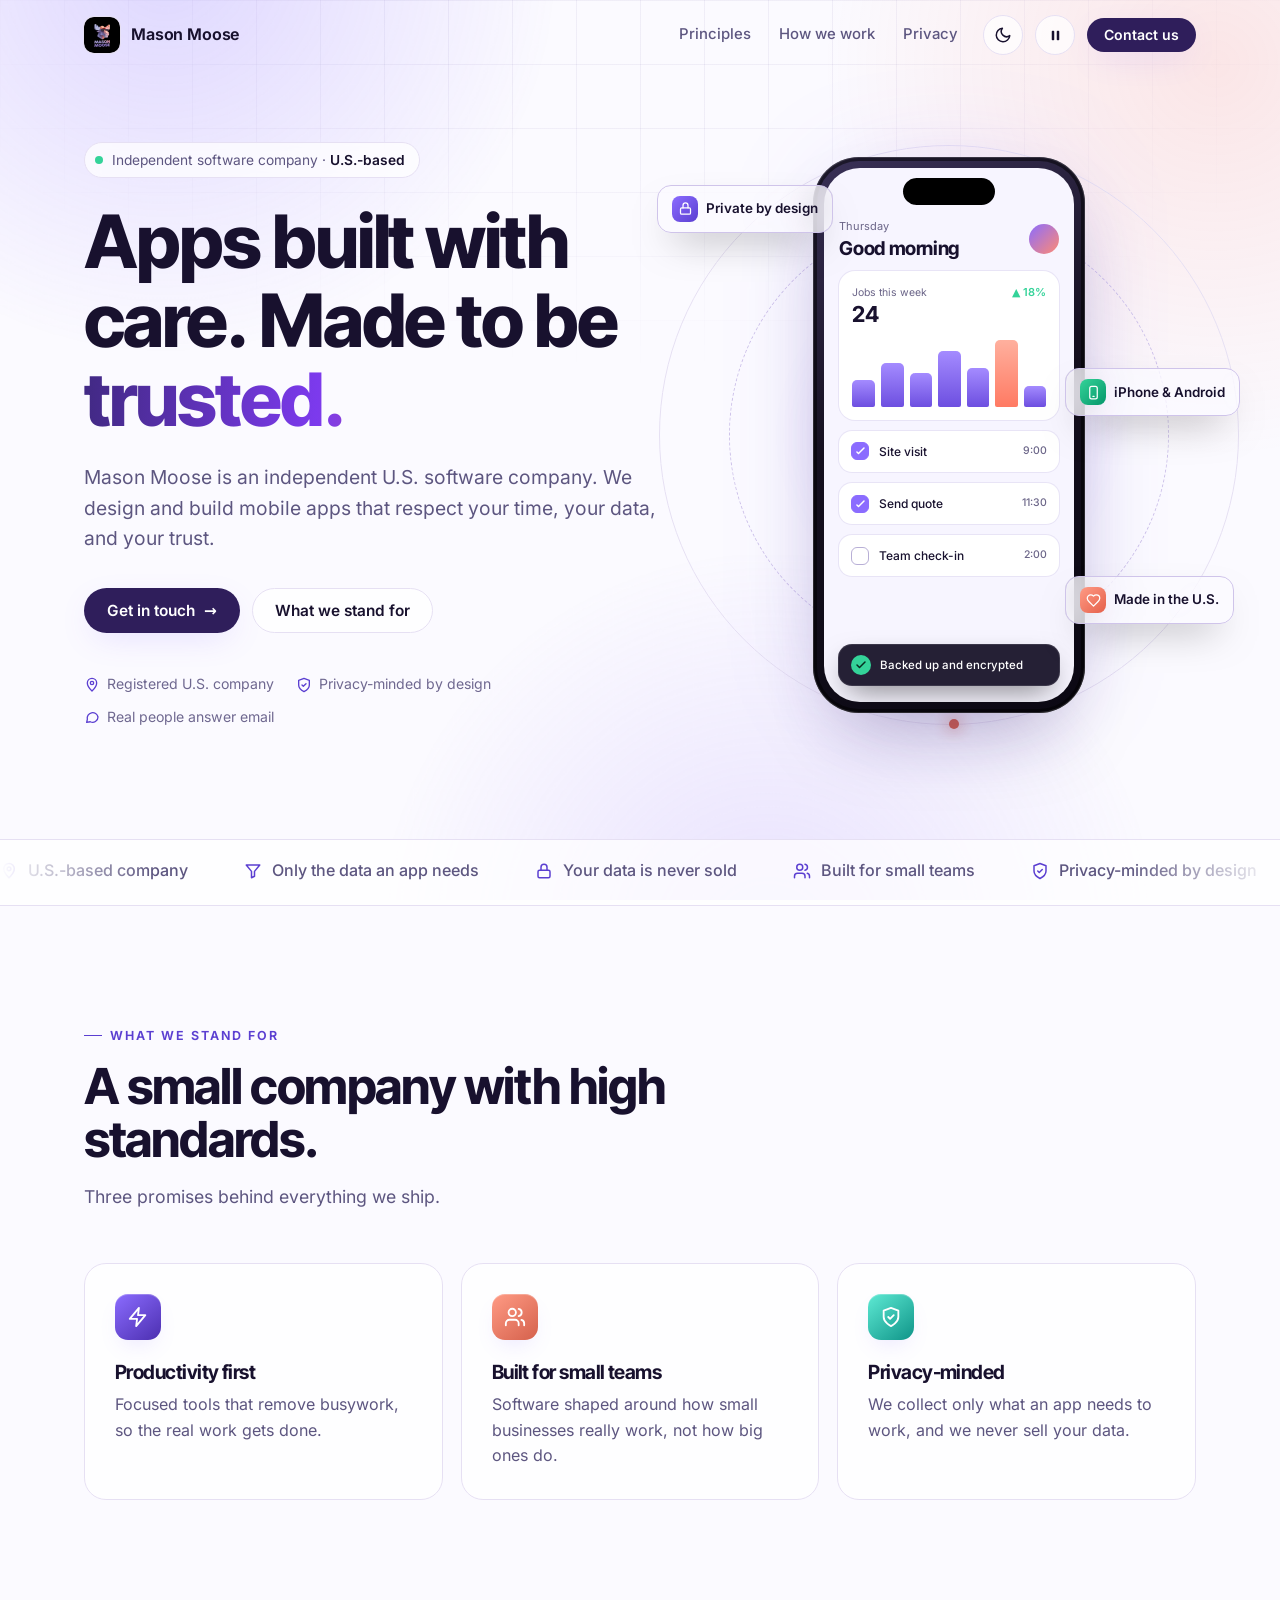
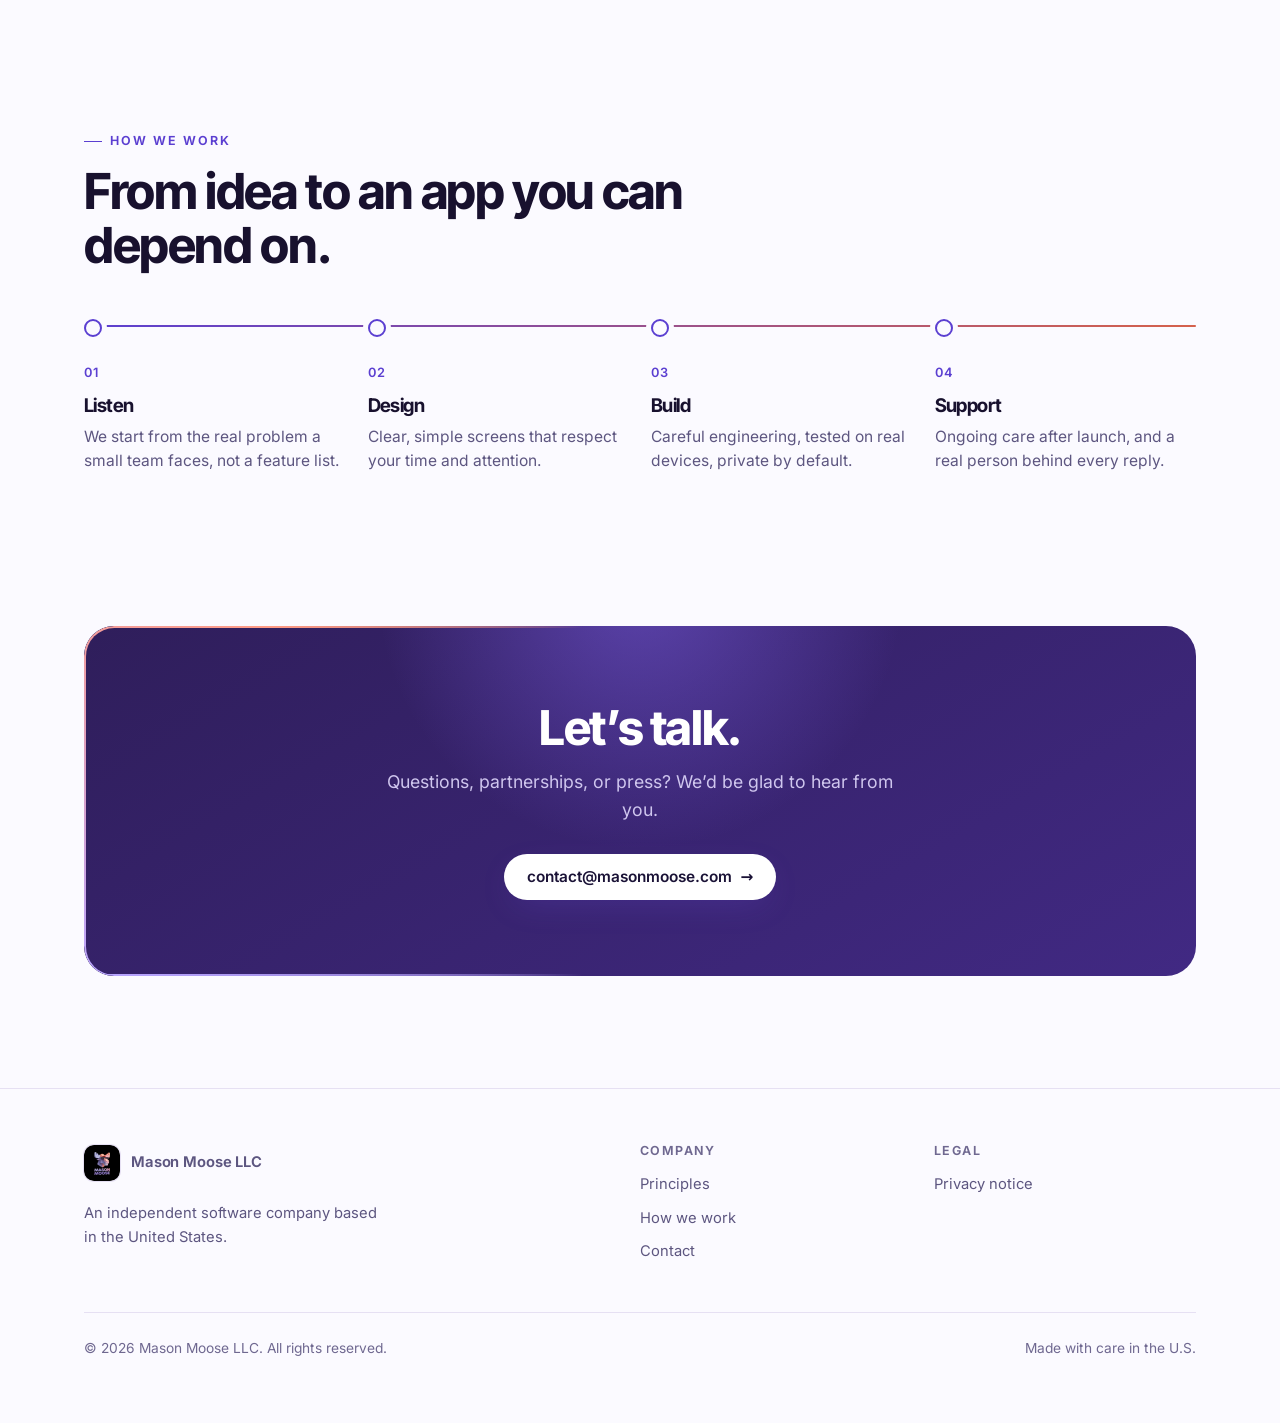
<file: index.html>
<!DOCTYPE html>
<html lang="en" data-theme="dark">
<head>
  <meta charset="utf-8" />
  <meta name="viewport" content="width=device-width, initial-scale=1" />
  <title>Mason Moose LLC</title>
  <meta name="description" content="Mason Moose LLC is an independent software company building professional software and applications." />
  <meta name="robots" content="index,follow" />
  <link rel="canonical" href="https://masonmoose.com/" />
  <meta name="theme-color" media="(prefers-color-scheme: dark)" content="#07050f" />
  <meta name="theme-color" media="(prefers-color-scheme: light)" content="#fbfaff" />

  <!-- Open Graph / social preview -->
  <meta property="og:type" content="website" />
  <meta property="og:site_name" content="Mason Moose LLC" />
  <meta property="og:title" content="Mason Moose LLC" />
  <meta property="og:description" content="An independent software company building professional software and applications." />
  <meta property="og:url" content="https://masonmoose.com/" />
  <meta property="og:image" content="https://masonmoose.com/assets/img/og-image.png" />
  <meta property="og:image:width" content="1200" />
  <meta property="og:image:height" content="630" />
  <meta property="og:image:alt" content="Mason Moose LLC: Apps built with care. Made to be trusted." />
  <meta name="twitter:card" content="summary_large_image" />

  <link rel="icon" href="assets/img/icon-32.png" sizes="32x32" type="image/png" />
  <link rel="icon" href="assets/img/icon-192.png" sizes="192x192" type="image/png" />
  <link rel="apple-touch-icon" href="assets/img/apple-touch-icon.png" />
  <link rel="preload" href="assets/fonts/inter-latin-wght-normal.woff2" as="font" type="font/woff2" crossorigin />
  <link rel="preload" href="assets/fonts/inter-tight-latin-wght-normal.woff2" as="font" type="font/woff2" crossorigin />
  <script>
    (function () {
      var d = document.documentElement, t = null, p = null;
      try { t = localStorage.getItem('mm-theme'); p = localStorage.getItem('mm-motion'); } catch (e) {}
      d.dataset.theme = t === 'light' || t === 'dark' ? t : (matchMedia('(prefers-color-scheme: light)').matches ? 'light' : 'dark');
      if (!matchMedia('(prefers-reduced-motion: reduce)').matches) d.classList.add('motion');
      if (p === 'paused') d.classList.add('paused');
    })();
  </script>
  <link rel="stylesheet" href="assets/css/site.css" />
</head>
<body>
  <a class="skip" href="#main">Skip to content</a>

  <svg width="0" height="0" style="position:absolute" aria-hidden="true">
    <defs>
      <symbol id="i-lock" viewBox="0 0 24 24"><g fill="none" stroke="currentColor" stroke-width="2" stroke-linecap="round" stroke-linejoin="round"><rect x="4" y="11" width="16" height="10" rx="2"/><path d="M8 11V7a4 4 0 0 1 8 0v4"/></g></symbol>
      <symbol id="i-check" viewBox="0 0 24 24"><g fill="none" stroke="currentColor" stroke-width="3" stroke-linecap="round" stroke-linejoin="round"><path d="M20 6 9 17l-5-5"/></g></symbol>
      <symbol id="i-shield" viewBox="0 0 24 24"><g fill="none" stroke="currentColor" stroke-width="2" stroke-linecap="round" stroke-linejoin="round"><path d="M12 22s8-4 8-10V5l-8-3-8 3v7c0 6 8 10 8 10Z"/><path d="m9 12 2 2 4-4"/></g></symbol>
      <symbol id="i-zap" viewBox="0 0 24 24"><g fill="none" stroke="currentColor" stroke-width="2" stroke-linecap="round" stroke-linejoin="round"><path d="M13 2 3 14h8l-1 8 10-12h-8l1-8Z"/></g></symbol>
      <symbol id="i-users" viewBox="0 0 24 24"><g fill="none" stroke="currentColor" stroke-width="2" stroke-linecap="round" stroke-linejoin="round"><path d="M16 21v-2a4 4 0 0 0-4-4H6a4 4 0 0 0-4 4v2"/><circle cx="9" cy="7" r="4"/><path d="M22 21v-2a4 4 0 0 0-3-3.87"/><path d="M16 3.13A4 4 0 0 1 16 11"/></g></symbol>
      <symbol id="i-phone" viewBox="0 0 24 24"><g fill="none" stroke="currentColor" stroke-width="2" stroke-linecap="round" stroke-linejoin="round"><rect x="6" y="2" width="12" height="20" rx="3"/><path d="M11 18h2"/></g></symbol>
      <symbol id="i-pin" viewBox="0 0 24 24"><g fill="none" stroke="currentColor" stroke-width="2" stroke-linecap="round" stroke-linejoin="round"><path d="M12 21s-7-6.5-7-12a7 7 0 0 1 14 0c0 5.5-7 12-7 12Z"/><circle cx="12" cy="9" r="2.5"/></g></symbol>
      <symbol id="i-chat" viewBox="0 0 24 24"><g fill="none" stroke="currentColor" stroke-width="2" stroke-linecap="round" stroke-linejoin="round"><path d="M21 12a8 8 0 0 1-11.6 7.1L4 20l1-4.6A8 8 0 1 1 21 12Z"/></g></symbol>
      <symbol id="i-heart" viewBox="0 0 24 24"><g fill="none" stroke="currentColor" stroke-width="2" stroke-linecap="round" stroke-linejoin="round"><path d="M19 14c1.5-1.5 3-3.2 3-5.5A5.5 5.5 0 0 0 16.5 3c-1.8 0-3 .5-4.5 2-1.5-1.5-2.7-2-4.5-2A5.5 5.5 0 0 0 2 8.5c0 2.3 1.5 4 3 5.5l7 7Z"/></g></symbol>
      <symbol id="i-filter" viewBox="0 0 24 24"><g fill="none" stroke="currentColor" stroke-width="2" stroke-linecap="round" stroke-linejoin="round"><path d="M3 4h18l-7 8.5V19l-4 2v-8.5L3 4Z"/></g></symbol>
      <symbol id="i-sun" viewBox="0 0 24 24"><g fill="none" stroke="currentColor" stroke-width="2" stroke-linecap="round" stroke-linejoin="round"><circle cx="12" cy="12" r="4"/><path d="M12 2v2M12 20v2M4.93 4.93l1.41 1.41M17.66 17.66l1.41 1.41M2 12h2M20 12h2M4.93 19.07l1.41-1.41M17.66 6.34l1.41-1.41"/></g></symbol>
      <symbol id="i-moon" viewBox="0 0 24 24"><g fill="none" stroke="currentColor" stroke-width="2" stroke-linecap="round" stroke-linejoin="round"><path d="M21 12.8A9 9 0 1 1 11.2 3a7 7 0 0 0 9.8 9.8Z"/></g></symbol>
      <symbol id="i-pause" viewBox="0 0 24 24"><g fill="currentColor"><rect x="6" y="4.5" width="4" height="15" rx="1.3"/><rect x="14" y="4.5" width="4" height="15" rx="1.3"/></g></symbol>
      <symbol id="i-play" viewBox="0 0 24 24"><path fill="currentColor" d="M8 5.6v12.8a1.2 1.2 0 0 0 1.8 1l10-6.4a1.2 1.2 0 0 0 0-2l-10-6.4a1.2 1.2 0 0 0-1.8 1Z"/></symbol>
    </defs>
  </svg>

  <div class="bg" aria-hidden="true"><div class="blob b1"></div><div class="blob b2"></div><div class="blob b3"></div><div class="grid"></div></div>

  <header class="nav">
    <div class="wrap bar">
      <a class="brand" href="index.html"><img src="assets/img/logo-72.png" alt="" width="36" height="36" /><span>Mason Moose</span></a>
      <nav class="nav-links" aria-label="Main">
        <a href="#principles">Principles</a>
        <a href="#how">How we work</a>
        <a href="privacy.html">Privacy</a>
      </nav>
      <button class="theme-toggle" type="button" data-theme-toggle aria-label="Switch to light theme">
        <svg class="i-sun" aria-hidden="true"><use href="#i-sun"/></svg>
        <svg class="i-moon" aria-hidden="true"><use href="#i-moon"/></svg>
      </button>
      <button class="motion-toggle" type="button" data-motion-toggle aria-pressed="false" aria-label="Pause animations">
        <svg class="i-pause" aria-hidden="true"><use href="#i-pause"/></svg>
        <svg class="i-play" aria-hidden="true"><use href="#i-play"/></svg>
      </button>
      <a class="btn btn-primary btn-sm" href="#contact"><span>Contact<span class="nav-us"> us</span></span></a>
    </div>
  </header>

  <main id="main">
    <!-- Hero -->
    <section class="hero">
      <div class="wrap hero-grid">
        <div>
          <span class="eyebrow rise" style="--d:.05s"><span class="dot"></span><span><span class="eb-long">Independent software company</span><span class="eb-short">Software company</span> &middot; <b>U.S.-based</b></span></span>
          <h1 data-split>Apps built with care. Made to be <span class="gw"><span class="grad">trusted.</span></span></h1>
          <p class="lede rise" style="--d:.55s">Mason Moose is an independent U.S. software company. We design and build mobile apps that respect your time, your data, and your trust.</p>
          <div class="cta-row rise" style="--d:.7s">
            <a class="btn btn-primary" href="#contact">Get in touch <span class="arrow" aria-hidden="true">&rarr;</span></a>
            <a class="btn btn-ghost" href="#principles">What we stand for</a>
          </div>
          <div class="hero-meta rise" style="--d:.85s">
            <span><svg aria-hidden="true"><use href="#i-pin"/></svg>Registered U.S. company</span>
            <span><svg aria-hidden="true"><use href="#i-shield"/></svg>Privacy-minded by design</span>
            <span><svg aria-hidden="true"><use href="#i-chat"/></svg>Real people answer email</span>
          </div>
        </div>

        <div class="hero-art rise" style="--d:.3s" aria-hidden="true">
          <div class="glow-disc"></div>
          <div class="ring r2"><span class="sat"></span></div>
          <div class="ring r1"><span class="sat"></span></div>
          <div class="device">
            <div class="phone">
              <div class="notch"></div>
              <div class="screen">
                <div class="s-top"><div><small>Thursday</small><b>Good morning</b></div><span class="avatar"></span></div>
                <div class="s-card">
                  <div class="row"><small>Jobs this week</small><span class="up">&#9650; 18%</span></div>
                  <strong>24</strong>
                  <div class="bars">
                    <i style="--h:38%;--n:0"></i><i style="--h:62%;--n:1"></i><i style="--h:48%;--n:2"></i><i style="--h:80%;--n:3"></i><i style="--h:56%;--n:4"></i><i style="--h:95%;--n:5"></i><i style="--h:30%;--n:6"></i>
                  </div>
                </div>
                <div class="task done"><span class="check"><svg><use href="#i-check"/></svg></span>Site visit<span class="meta">9:00</span></div>
                <div class="task done"><span class="check"><svg><use href="#i-check"/></svg></span>Send quote<span class="meta">11:30</span></div>
                <div class="task"><span class="check"></span>Team check-in<span class="meta">2:00</span></div>
                <div class="toast"><span class="ok"><svg><use href="#i-check"/></svg></span>Backed up and encrypted</div>
              </div>
            </div>
            <div class="chip c1"><span class="ci"><svg><use href="#i-lock"/></svg></span>Private by design</div>
            <div class="chip c2"><span class="ci"><svg><use href="#i-phone"/></svg></span>iPhone &amp; Android</div>
            <div class="chip c3"><span class="ci"><svg><use href="#i-heart"/></svg></span>Made in the U.S.</div>
          </div>
        </div>
      </div>
    </section>

    <!-- Trust strip -->
    <div class="strip">
      <div class="marquee">
        <ul class="track" aria-label="What you can count on" style="list-style:none;margin:0;padding:0">
          <li><span><svg aria-hidden="true"><use href="#i-pin"/></svg>U.S.-based company</span></li>
          <li><span><svg aria-hidden="true"><use href="#i-filter"/></svg>Only the data an app needs</span></li>
          <li><span><svg aria-hidden="true"><use href="#i-lock"/></svg>Your data is never sold</span></li>
          <li><span><svg aria-hidden="true"><use href="#i-users"/></svg>Built for small teams</span></li>
          <li><span><svg aria-hidden="true"><use href="#i-shield"/></svg>Privacy-minded by design</span></li>
          <li><span><svg aria-hidden="true"><use href="#i-chat"/></svg>Real people answer email</span></li>
          <li aria-hidden="true"><span><svg><use href="#i-pin"/></svg>U.S.-based company</span></li>
          <li aria-hidden="true"><span><svg><use href="#i-filter"/></svg>Only the data an app needs</span></li>
          <li aria-hidden="true"><span><svg><use href="#i-lock"/></svg>Your data is never sold</span></li>
          <li aria-hidden="true"><span><svg><use href="#i-users"/></svg>Built for small teams</span></li>
          <li aria-hidden="true"><span><svg><use href="#i-shield"/></svg>Privacy-minded by design</span></li>
          <li aria-hidden="true"><span><svg><use href="#i-chat"/></svg>Real people answer email</span></li>
        </ul>
      </div>
    </div>

    <!-- What we stand for -->
    <section class="section" id="principles">
      <div class="wrap">
        <div class="head reveal">
          <span class="kicker">What we stand for</span>
          <h2>A small company with high standards.</h2>
          <p>Three promises behind everything we ship.</p>
        </div>
        <div class="cards">
          <article class="card spot reveal" style="--d:0s">
            <div class="ico" aria-hidden="true"><svg><use href="#i-zap"/></svg></div>
            <h3>Productivity first</h3>
            <p>Focused tools that remove busywork, so the real work gets done.</p>
          </article>
          <article class="card spot reveal" style="--d:.1s">
            <div class="ico coral" aria-hidden="true"><svg><use href="#i-users"/></svg></div>
            <h3>Built for small teams</h3>
            <p>Software shaped around how small businesses really work, not how big ones do.</p>
          </article>
          <article class="card spot reveal" style="--d:.2s">
            <div class="ico teal" aria-hidden="true"><svg><use href="#i-shield"/></svg></div>
            <h3>Privacy-minded</h3>
            <p>We collect only what an app needs to work, and we never sell your data.</p>
          </article>
        </div>
      </div>
    </section>

    <!-- How we work -->
    <section class="section" id="how">
      <div class="wrap">
        <div class="head reveal">
          <span class="kicker">How we work</span>
          <h2>From idea to an app you can depend on.</h2>
        </div>
        <div class="steps">
          <div class="steps-line" aria-hidden="true"><span></span></div>
          <div class="step reveal" style="--d:.1s"><span class="num">01</span><h3>Listen</h3><p>We start from the real problem a small team faces, not a feature list.</p></div>
          <div class="step reveal" style="--d:.35s"><span class="num">02</span><h3>Design</h3><p>Clear, simple screens that respect your time and attention.</p></div>
          <div class="step reveal" style="--d:.6s"><span class="num">03</span><h3>Build</h3><p>Careful engineering, tested on real devices, private by default.</p></div>
          <div class="step reveal" style="--d:.85s"><span class="num">04</span><h3>Support</h3><p>Ongoing care after launch, and a real person behind every reply.</p></div>
        </div>
      </div>
    </section>

    <!-- Contact -->
    <section class="section" id="contact" style="padding-top:40px">
      <div class="wrap">
        <div class="cta-card reveal">
          <h2>Let&rsquo;s talk.</h2>
          <p>Questions, partnerships, or press? We&rsquo;d be glad to hear from you.</p>
          <a class="btn btn-primary" href="mailto:contact@masonmoose.com">contact@masonmoose.com <span class="arrow" aria-hidden="true">&rarr;</span></a>
        </div>
      </div>
    </section>
  </main>

  <footer>
    <div class="wrap">
      <div class="foot-grid">
        <div class="foot-about">
          <a class="brand" href="index.html"><img src="assets/img/logo-72.png" alt="" width="36" height="36" /><span>Mason Moose LLC</span></a>
          <p>An independent software company based in the United States.</p>
        </div>
        <div>
          <h2 class="foot-h">Company</h2>
          <ul>
            <li><a href="#principles">Principles</a></li>
            <li><a href="#how">How we work</a></li>
            <li><a href="#contact">Contact</a></li>
          </ul>
        </div>
        <div>
          <h2 class="foot-h">Legal</h2>
          <ul>
            <li><a href="privacy.html">Privacy notice</a></li>
          </ul>
        </div>
      </div>
      <div class="foot-bottom">
        <span>&copy; 2026 Mason Moose LLC. All rights reserved.</span>
        <span>Made with care in the U.S.</span>
      </div>
    </div>
  </footer>

  <script src="assets/js/site.js" defer></script>
</body>
</html>
</file>
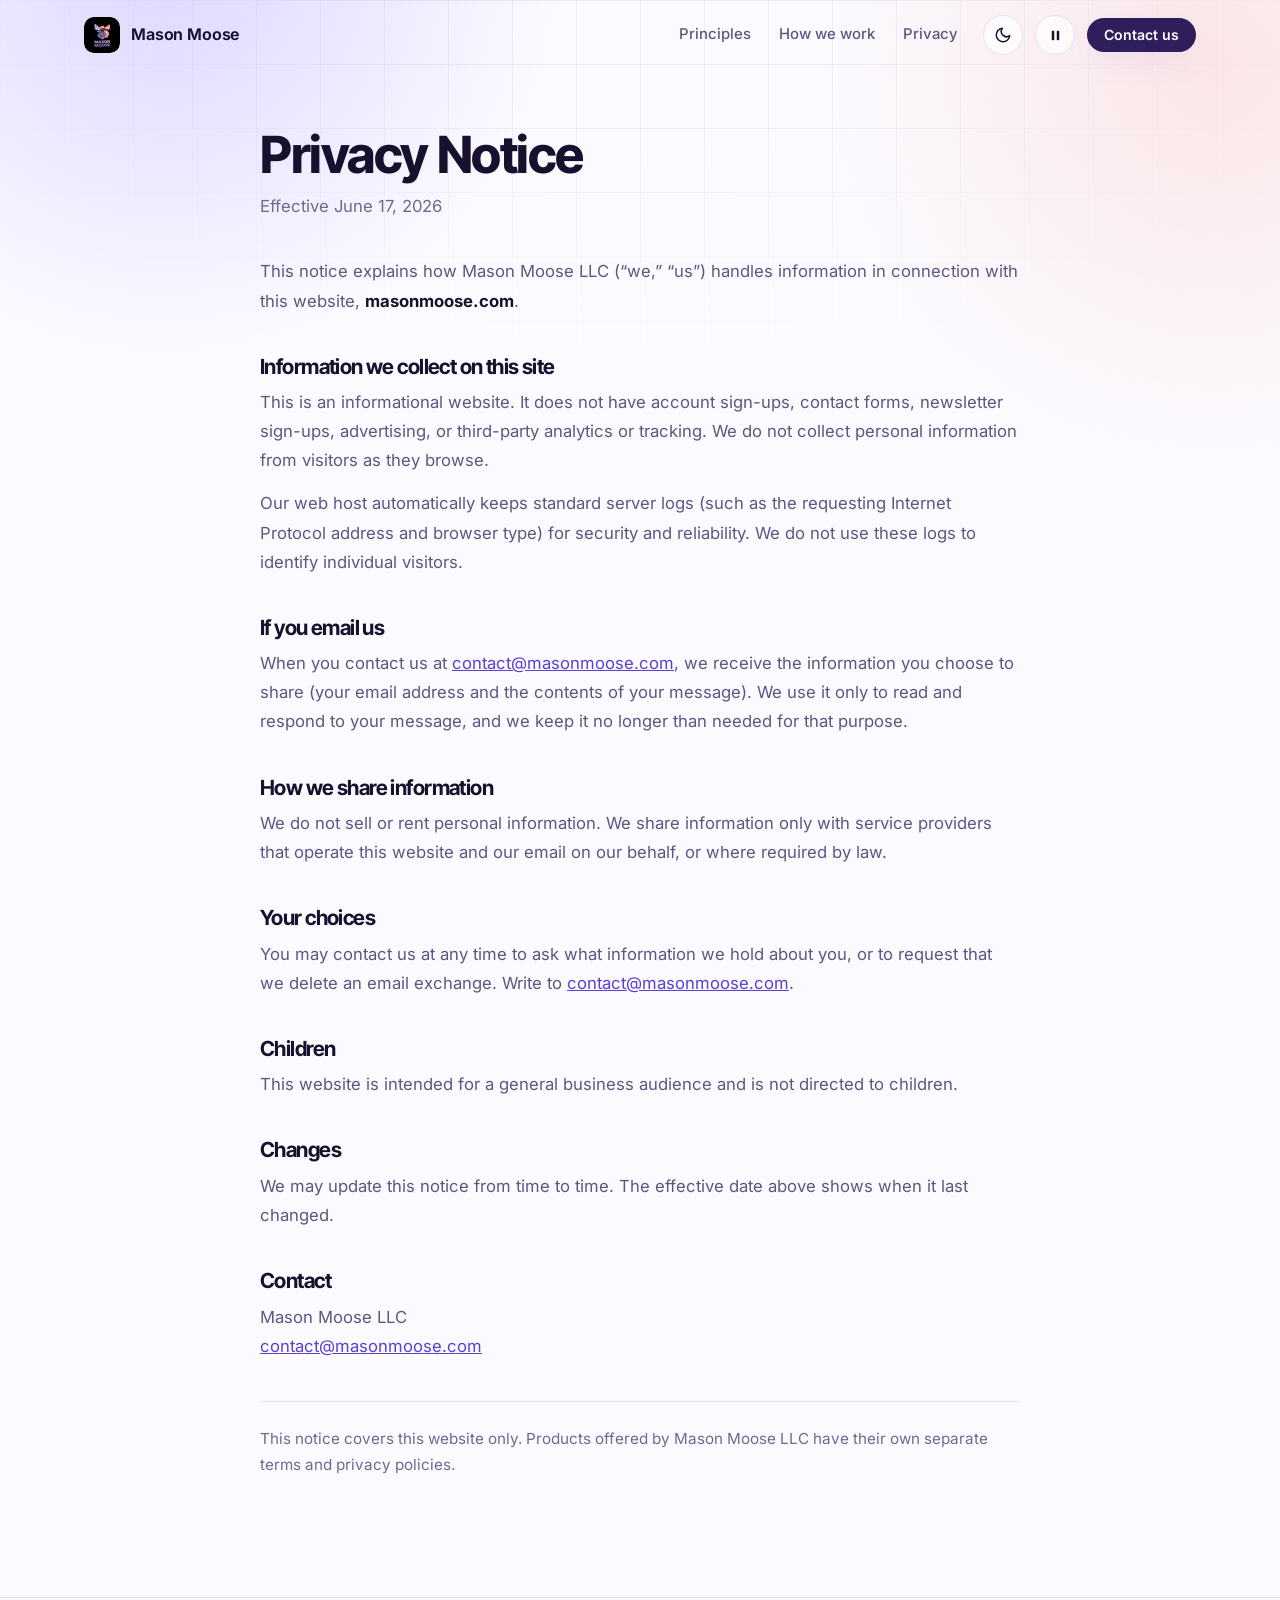
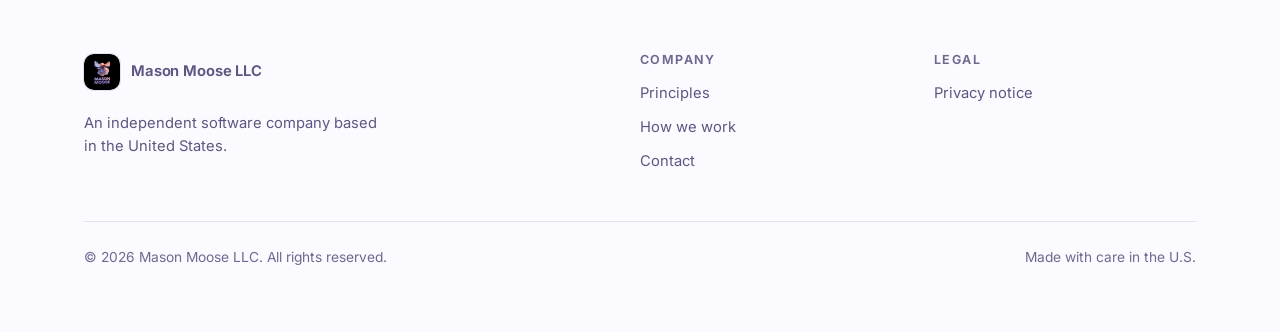
<file: privacy.html>
<!DOCTYPE html>
<html lang="en" data-theme="dark">
<head>
  <meta charset="utf-8" />
  <meta name="viewport" content="width=device-width, initial-scale=1" />
  <title>Privacy &middot; Mason Moose LLC</title>
  <meta name="description" content="Privacy notice for masonmoose.com, the website of Mason Moose LLC." />
  <meta name="robots" content="index,follow" />
  <link rel="canonical" href="https://masonmoose.com/privacy.html" />
  <meta name="theme-color" media="(prefers-color-scheme: dark)" content="#07050f" />
  <meta name="theme-color" media="(prefers-color-scheme: light)" content="#fbfaff" />
  <link rel="icon" href="assets/img/icon-32.png" sizes="32x32" type="image/png" />
  <link rel="icon" href="assets/img/icon-192.png" sizes="192x192" type="image/png" />
  <link rel="apple-touch-icon" href="assets/img/apple-touch-icon.png" />
  <script>
    (function () {
      var d = document.documentElement, t = null, p = null;
      try { t = localStorage.getItem('mm-theme'); p = localStorage.getItem('mm-motion'); } catch (e) {}
      d.dataset.theme = t === 'light' || t === 'dark' ? t : (matchMedia('(prefers-color-scheme: light)').matches ? 'light' : 'dark');
      if (!matchMedia('(prefers-reduced-motion: reduce)').matches) d.classList.add('motion');
      if (p === 'paused') d.classList.add('paused');
    })();
  </script>
  <link rel="stylesheet" href="assets/css/site.css" />
</head>
<body>
  <a class="skip" href="#main">Skip to content</a>

  <svg width="0" height="0" style="position:absolute" aria-hidden="true">
    <defs>
      <symbol id="i-sun" viewBox="0 0 24 24"><g fill="none" stroke="currentColor" stroke-width="2" stroke-linecap="round" stroke-linejoin="round"><circle cx="12" cy="12" r="4"/><path d="M12 2v2M12 20v2M4.93 4.93l1.41 1.41M17.66 17.66l1.41 1.41M2 12h2M20 12h2M4.93 19.07l1.41-1.41M17.66 6.34l1.41-1.41"/></g></symbol>
      <symbol id="i-moon" viewBox="0 0 24 24"><g fill="none" stroke="currentColor" stroke-width="2" stroke-linecap="round" stroke-linejoin="round"><path d="M21 12.8A9 9 0 1 1 11.2 3a7 7 0 0 0 9.8 9.8Z"/></g></symbol>
      <symbol id="i-pause" viewBox="0 0 24 24"><g fill="currentColor"><rect x="6" y="4.5" width="4" height="15" rx="1.3"/><rect x="14" y="4.5" width="4" height="15" rx="1.3"/></g></symbol>
      <symbol id="i-play" viewBox="0 0 24 24"><path fill="currentColor" d="M8 5.6v12.8a1.2 1.2 0 0 0 1.8 1l10-6.4a1.2 1.2 0 0 0 0-2l-10-6.4a1.2 1.2 0 0 0-1.8 1Z"/></symbol>
    </defs>
  </svg>

  <div class="bg" aria-hidden="true"><div class="blob b1"></div><div class="blob b2"></div><div class="grid"></div></div>

  <header class="nav">
    <div class="wrap bar">
      <a class="brand" href="index.html"><img src="assets/img/logo-72.png" alt="" width="36" height="36" /><span>Mason Moose</span></a>
      <nav class="nav-links" aria-label="Main">
        <a href="index.html#principles">Principles</a>
        <a href="index.html#how">How we work</a>
        <a href="privacy.html" aria-current="page">Privacy</a>
      </nav>
      <button class="theme-toggle" type="button" data-theme-toggle aria-label="Switch to light theme">
        <svg class="i-sun" aria-hidden="true"><use href="#i-sun"/></svg>
        <svg class="i-moon" aria-hidden="true"><use href="#i-moon"/></svg>
      </button>
      <button class="motion-toggle" type="button" data-motion-toggle aria-pressed="false" aria-label="Pause animations">
        <svg class="i-pause" aria-hidden="true"><use href="#i-pause"/></svg>
        <svg class="i-play" aria-hidden="true"><use href="#i-play"/></svg>
      </button>
      <a class="btn btn-primary btn-sm" href="index.html#contact"><span>Contact<span class="nav-us"> us</span></span></a>
    </div>
  </header>

  <main id="main">
    <div class="wrap prose">
      <h1>Privacy Notice</h1>
      <p class="updated">Effective June&nbsp;17, 2026</p>

      <p>This notice explains how Mason Moose LLC (&ldquo;we,&rdquo; &ldquo;us&rdquo;) handles information
         in connection with this website, <strong>masonmoose.com</strong>.</p>

      <h2>Information we collect on this site</h2>
      <p>This is an informational website. It does not have account sign-ups, contact forms,
         newsletter sign-ups, advertising, or third-party analytics or tracking. We do not collect
         personal information from visitors as they browse.</p>
      <p>Our web host automatically keeps standard server logs (such as the requesting Internet
         Protocol address and browser type) for security and reliability. We do not use these logs to
         identify individual visitors.</p>

      <h2>If you email us</h2>
      <p>When you contact us at <a href="mailto:contact@masonmoose.com">contact@masonmoose.com</a>,
         we receive the information you choose to share (your email address and the contents of your
         message). We use it only to read and respond to your message, and we keep it no longer than
         needed for that purpose.</p>

      <h2>How we share information</h2>
      <p>We do not sell or rent personal information. We share information only with service providers
         that operate this website and our email on our behalf, or where required by law.</p>

      <h2>Your choices</h2>
      <p>You may contact us at any time to ask what information we hold about you, or to request that we
         delete an email exchange. Write to
         <a href="mailto:contact@masonmoose.com">contact@masonmoose.com</a>.</p>

      <h2>Children</h2>
      <p>This website is intended for a general business audience and is not directed to children.</p>

      <h2>Changes</h2>
      <p>We may update this notice from time to time. The effective date above shows when it last
         changed.</p>

      <h2>Contact</h2>
      <p>Mason Moose LLC<br />
         <a href="mailto:contact@masonmoose.com">contact@masonmoose.com</a></p>

      <p class="muted">This notice covers this website only. Products offered by Mason Moose LLC have
         their own separate terms and privacy policies.</p>
    </div>
  </main>

  <footer>
    <div class="wrap">
      <div class="foot-grid">
        <div class="foot-about">
          <a class="brand" href="index.html"><img src="assets/img/logo-72.png" alt="" width="36" height="36" /><span>Mason Moose LLC</span></a>
          <p>An independent software company based in the United States.</p>
        </div>
        <div>
          <h2 class="foot-h">Company</h2>
          <ul>
            <li><a href="index.html#principles">Principles</a></li>
            <li><a href="index.html#how">How we work</a></li>
            <li><a href="index.html#contact">Contact</a></li>
          </ul>
        </div>
        <div>
          <h2 class="foot-h">Legal</h2>
          <ul>
            <li><a href="privacy.html" aria-current="page">Privacy notice</a></li>
          </ul>
        </div>
      </div>
      <div class="foot-bottom">
        <span>&copy; 2026 Mason Moose LLC. All rights reserved.</span>
        <span>Made with care in the U.S.</span>
      </div>
    </div>
  </footer>

  <script src="assets/js/site.js" defer></script>
</body>
</html>
</file>
<file: assets/css/site.css>
/* masonmoose.com: shared styles for every page. */

@font-face {
  font-family: "Inter";
  src: url("../fonts/inter-latin-wght-normal.woff2") format("woff2");
  font-weight: 100 900;
  font-style: normal;
  font-display: swap;
}
@font-face {
  font-family: "Inter Tight";
  src: url("../fonts/inter-tight-latin-wght-normal.woff2") format("woff2");
  font-weight: 100 900;
  font-style: normal;
  font-display: swap;
}

@property --ang { syntax: "<angle>"; initial-value: 0deg; inherits: false; }

/* ---------- Theme tokens ---------- */
:root,
:root[data-theme="dark"] {
  --bg: #07050f;
  --bg-2: #0d0a1c;
  --surface: rgba(255, 255, 255, .035);
  --surface-2: rgba(255, 255, 255, .065);
  --border: rgba(255, 255, 255, .085);
  --border-strong: rgba(255, 255, 255, .18);
  --ink: #f4f1ff;
  --muted: #a8a1c6;
  --faint: #8a83a8;
  --accent: #8b6cff;
  --accent-2: #b9a6ff;
  --coral: #ff8a73;
  --glow-1: rgba(124, 92, 255, .42);
  --glow-2: rgba(255, 128, 104, .22);
  --glow-3: rgba(76, 46, 160, .55);
  --grid-line: rgba(255, 255, 255, .045);
  --spot: rgba(139, 108, 255, .16);
  --grad-text: linear-gradient(92deg, #c9bbff 0%, #f3a9cf 30%, #ffb59e 55%, #c9bbff 100%);
  --btn-bg: #f4f1ff;
  --btn-ink: #0d0a1c;
  --nav-bg: rgba(7, 5, 15, .66);
  --screen-bg: #120e22;
  --screen-card: rgba(255, 255, 255, .06);
  --screen-ink: #f4f1ff;
  --screen-muted: #9d96bb;
  --cta-bg: linear-gradient(150deg, #1a1236 0%, #0f0a20 60%);
  --shadow-lg: 0 40px 80px -24px rgba(0, 0, 0, .7);
  color-scheme: dark;
}

:root[data-theme="light"] {
  --bg: #fbfaff;
  --bg-2: #f3f0fc;
  --surface: rgba(255, 255, 255, .72);
  --surface-2: #ffffff;
  --border: #e6e0f3;
  --border-strong: #cfc4ea;
  --ink: #18112e;
  --muted: #5d5680;
  --faint: #6f6890;
  --accent: #5b3fd1;
  --accent-2: #5b3fd1;
  --coral: #d5614c;
  --glow-1: rgba(124, 92, 255, .22);
  --glow-2: rgba(255, 128, 104, .16);
  --glow-3: rgba(167, 139, 250, .22);
  --grid-line: rgba(65, 41, 131, .06);
  --spot: rgba(91, 63, 209, .09);
  --grad-text: linear-gradient(92deg, #412983 0%, #7c3aed 30%, #d5614c 60%, #412983 100%);
  --btn-bg: #2f1e5b;
  --btn-ink: #ffffff;
  --nav-bg: rgba(251, 250, 255, .78);
  --screen-bg: #f7f5ff;
  --screen-card: #ffffff;
  --screen-ink: #18112e;
  --screen-muted: #6b6588;
  --cta-bg: linear-gradient(150deg, #2f1e5b 0%, #412983 100%);
  --shadow-lg: 0 40px 80px -30px rgba(47, 30, 91, .35);
  color-scheme: light;
}

/* ---------- Base ---------- */
* { box-sizing: border-box; }
html { scroll-behavior: smooth; -webkit-text-size-adjust: 100%; }
body {
  margin: 0;
  background: var(--bg);
  color: var(--ink);
  font-family: "Inter", system-ui, -apple-system, "Segoe UI", Roboto, sans-serif;
  font-size: 16px;
  line-height: 1.6;
  -webkit-font-smoothing: antialiased;
  overflow-x: hidden;
  transition: background-color .4s, color .4s;
}
h1, h2, h3 {
  font-family: "Inter Tight", "Inter", system-ui, sans-serif;
  letter-spacing: -.028em;
  line-height: 1.08;
  margin: 0;
}
p { margin: 0; }
a { color: inherit; }
img { display: block; max-width: 100%; }
a:focus-visible, button:focus-visible { outline: 2px solid var(--accent-2); outline-offset: 3px; }
.wrap { max-width: 1160px; margin: 0 auto; padding: 0 24px; }

.skip { position: absolute; left: -9999px; top: 0; z-index: 200; background: var(--ink); color: var(--bg); padding: 10px 14px; border-radius: 8px; font-weight: 600; text-decoration: none; }
.skip:focus { left: 12px; top: 12px; }

/* ---------- Background: drifting glows and a fading grid ---------- */
.bg { position: fixed; inset: 0; z-index: -1; overflow: hidden; pointer-events: none; }
.bg .blob { position: absolute; width: 70vmax; height: 70vmax; border-radius: 50%; will-change: transform; }
.bg .b1 { background: radial-gradient(circle, var(--glow-1), transparent 62%); top: -38vmax; left: -22vmax; animation: drift1 28s ease-in-out infinite alternate; }
.bg .b2 { background: radial-gradient(circle, var(--glow-2), transparent 62%); top: -30vmax; right: -30vmax; animation: drift2 34s ease-in-out infinite alternate; }
.bg .b3 { background: radial-gradient(circle, var(--glow-3), transparent 62%); top: 55vh; left: 25vw; animation: drift3 40s ease-in-out infinite alternate; }
.bg .grid {
  position: absolute; inset: 0;
  background-image: linear-gradient(var(--grid-line) 1px, transparent 1px), linear-gradient(90deg, var(--grid-line) 1px, transparent 1px);
  background-size: 64px 64px;
  -webkit-mask-image: radial-gradient(ellipse 75% 55% at 50% 0%, #000 25%, transparent 75%);
  mask-image: radial-gradient(ellipse 75% 55% at 50% 0%, #000 25%, transparent 75%);
}
@keyframes drift1 { to { transform: translate(14vmax, 10vmax) scale(1.1); } }
@keyframes drift2 { to { transform: translate(-12vmax, 14vmax) scale(.95); } }
@keyframes drift3 { to { transform: translate(-18vmax, -12vmax) scale(1.15); } }

/* ---------- Header ---------- */
.nav { position: sticky; top: 0; z-index: 50; border-bottom: 1px solid transparent; transition: background-color .3s, border-color .3s; }
.nav.scrolled { background: var(--nav-bg); -webkit-backdrop-filter: saturate(160%) blur(14px); backdrop-filter: saturate(160%) blur(14px); border-bottom-color: var(--border); }
.nav .bar { display: flex; align-items: center; gap: 12px; height: 70px; }
.brand { display: inline-flex; align-items: center; gap: 11px; text-decoration: none; font-weight: 650; letter-spacing: -.01em; }
.brand img { width: 36px; height: 36px; border-radius: 10px; box-shadow: 0 0 0 1px var(--border); }
.nav-links { display: flex; gap: 2px; margin-left: auto; }
.nav-links a { padding: 8px 13px; border-radius: 9px; text-decoration: none; color: var(--muted); font-size: .93rem; font-weight: 500; transition: color .2s, background-color .2s; }
.nav-links a:hover { color: var(--ink); background: var(--surface-2); }
.theme-toggle,
.motion-toggle {
  width: 40px; height: 40px; flex: none; border-radius: 50%;
  display: grid; place-items: center; cursor: pointer;
  border: 1px solid var(--border); background: var(--surface); color: var(--ink);
  transition: border-color .2s, background-color .2s, transform .3s cubic-bezier(.2, .8, .2, 1);
}
.theme-toggle:hover { border-color: var(--border-strong); transform: rotate(-15deg); }
.motion-toggle:hover { border-color: var(--border-strong); }
.theme-toggle svg { width: 18px; height: 18px; }
.motion-toggle svg { width: 15px; height: 15px; }
[data-theme="dark"] .theme-toggle .i-moon,
[data-theme="light"] .theme-toggle .i-sun { display: none; }
.motion-toggle .i-play,
.paused .motion-toggle .i-pause { display: none; }
.paused .motion-toggle .i-play { display: block; }
/* Nothing moves (reduce motion is on, or the page script never ran), so the pause button would do nothing */
html:not(.motion) .motion-toggle { display: none; }
@media (max-width: 820px) { .nav-links { display: none; } .theme-toggle { margin-left: auto; } }
.nav .btn { white-space: nowrap; }
/* Phones: a tighter header so the name, both round buttons and "Contact" fit on one line */
@media (max-width: 430px) {
  .nav .bar { gap: 8px; }
  .brand { gap: 8px; }
  .theme-toggle, .motion-toggle { width: 36px; height: 36px; }
  .nav .btn-sm { padding: 9px 13px; }
  .nav .nav-us { display: none; }
}
/* Very narrow phones: the logo tile already reads "MASON MOOSE"; keep the name for screen readers only */
@media (max-width: 380px) {
  .nav .brand span { position: absolute; width: 1px; height: 1px; overflow: hidden; clip: rect(0 0 0 0); white-space: nowrap; }
}

/* ---------- Buttons ---------- */
.btn {
  display: inline-flex; align-items: center; gap: 9px;
  font: 600 .96rem/1 "Inter", system-ui, sans-serif;
  padding: 14px 22px; border-radius: 999px; text-decoration: none;
  border: 1px solid transparent; cursor: pointer;
  transition: transform .25s cubic-bezier(.2, .8, .2, 1), box-shadow .25s, background-color .25s, border-color .25s;
}
.btn:hover { transform: translateY(-2px); }
.btn-primary { background: var(--btn-bg); color: var(--btn-ink); box-shadow: 0 10px 34px -10px var(--glow-1); }
.btn-primary:hover { box-shadow: 0 16px 44px -10px var(--glow-1); }
.btn-ghost { background: var(--surface); border-color: var(--border); color: var(--ink); }
.btn-ghost:hover { border-color: var(--border-strong); }
.btn-sm { padding: 9px 16px; font-size: .88rem; }
.btn .arrow { transition: transform .25s; }
.btn:hover .arrow { transform: translateX(3px); }

/* ---------- Hero ---------- */
/* overflow-x: clip keeps the rotating rings and hanging labels from widening the page on narrow phones */
.hero { position: relative; padding: 64px 0 104px; overflow-x: hidden; overflow-x: clip; }
.hero-grid { display: grid; grid-template-columns: 1.08fr .92fr; gap: 40px; align-items: center; }
.eyebrow {
  display: inline-flex; align-items: center; gap: 9px;
  padding: 6px 14px 6px 10px; border-radius: 999px;
  border: 1px solid var(--border); background: var(--surface);
  font-size: .86rem; color: var(--muted);
  -webkit-backdrop-filter: blur(8px); backdrop-filter: blur(8px);
}
.eyebrow .dot { width: 8px; height: 8px; border-radius: 50%; background: #34d399; animation: pulse 2.6s infinite; }
.eyebrow b { color: var(--ink); font-weight: 600; }
@keyframes pulse { 0% { box-shadow: 0 0 0 0 rgba(52, 211, 153, .55); } 70% { box-shadow: 0 0 0 9px rgba(52, 211, 153, 0); } 100% { box-shadow: 0 0 0 0 rgba(52, 211, 153, 0); } }
.hero h1 { font-size: clamp(2.5rem, 6.2vw, 4.6rem); font-weight: 760; margin: 24px 0 22px; }
.grad {
  background: var(--grad-text); background-size: 300% 100%;
  -webkit-background-clip: text; background-clip: text; color: transparent;
  animation: shimmer 12s linear infinite;
}
@keyframes shimmer { to { background-position: 300% 0; } }
.lede { font-size: 1.2rem; color: var(--muted); max-width: 50ch; margin-bottom: 34px; }
.cta-row { display: flex; flex-wrap: wrap; gap: 12px; }
.hero-meta { display: flex; flex-wrap: wrap; gap: 10px 22px; margin-top: 40px; color: var(--faint); font-size: .88rem; }
.hero-meta span { display: inline-flex; align-items: center; gap: 7px; }
.hero-meta svg { width: 16px; height: 16px; color: var(--accent-2); }
@media (max-width: 920px) { .hero-grid { grid-template-columns: 1fr; } .hero { padding: 36px 0 72px; } }

/* Load-in: headline words rise one by one (motion only).
   The hidden start state lives only in the keyframes, so stopping animations (reduce motion) shows everything. */
.motion .split .w { display: inline-block; animation: wordIn .9s cubic-bezier(.2, .8, .2, 1) both; animation-delay: calc(var(--i) * 65ms + 120ms); }
.motion .rise { animation: riseIn .9s cubic-bezier(.2, .8, .2, 1) both; animation-delay: var(--d, .5s); }
@keyframes wordIn { from { opacity: 0; transform: translateY(.45em); filter: blur(8px); } }
@keyframes riseIn { from { opacity: 0; transform: translateY(16px); } }
@media (max-width: 400px) { .eyebrow .eb-long { display: none; } }
@media (min-width: 401px) { .eyebrow .eb-short { display: none; } }
.eyebrow { white-space: nowrap; }

/* ---------- Hero illustration: floating phone ---------- */
.hero-art { position: relative; height: 600px; display: grid; place-items: center; }
.ring { position: absolute; border-radius: 50%; border: 1px dashed var(--border-strong); }
.ring.r1 { width: 440px; height: 440px; animation: spin360 60s linear infinite; }
.ring.r2 { width: 580px; height: 580px; border-style: solid; border-color: var(--border); animation: spin360 90s linear infinite reverse; }
.ring .sat { position: absolute; top: -5px; left: 50%; width: 10px; height: 10px; border-radius: 50%; background: var(--accent); box-shadow: 0 0 16px var(--accent); }
.ring.r2 .sat { background: var(--coral); box-shadow: 0 0 16px var(--coral); top: auto; bottom: -5px; }
@keyframes spin360 { to { transform: rotate(360deg); } }
.glow-disc { position: absolute; width: 360px; height: 360px; border-radius: 50%; background: radial-gradient(circle, var(--glow-1), transparent 65%); filter: blur(20px); }

.device { position: relative; }
.phone {
  position: relative; width: 272px; height: 556px; border-radius: 46px; padding: 11px;
  background: linear-gradient(155deg, #3a3158 0%, #15101f 45%, #0b0813 100%);
  box-shadow: inset 0 0 0 1px rgba(255, 255, 255, .14), inset 0 0 0 4px rgba(0, 0, 0, .5), var(--shadow-lg), 0 0 120px -30px var(--glow-1);
  animation: float 7s ease-in-out infinite;
}
@keyframes float { 0%, 100% { transform: translateY(0) rotate(-1.5deg); } 50% { transform: translateY(-14px) rotate(.5deg); } }
.notch { position: absolute; top: 21px; left: 50%; transform: translateX(-50%); width: 92px; height: 27px; border-radius: 20px; background: #000; z-index: 3; }
.screen {
  position: relative; height: 100%; border-radius: 36px; overflow: hidden;
  background: var(--screen-bg); color: var(--screen-ink);
  padding: 50px 15px 16px; display: flex; flex-direction: column; gap: 11px;
  font-size: 12px;
}
.screen .s-top { display: flex; align-items: center; justify-content: space-between; }
.screen .s-top b { font: 700 19px/1 "Inter Tight", sans-serif; letter-spacing: -.02em; }
.screen .s-top small { display: block; color: var(--screen-muted); font-size: 11px; margin-bottom: 3px; }
.avatar { width: 30px; height: 30px; border-radius: 50%; background: linear-gradient(135deg, #8b6cff, #ff8a73); }
.s-card { background: var(--screen-card); border-radius: 16px; padding: 13px; box-shadow: 0 0 0 1px rgba(127, 110, 180, .12); }
.s-card .row { display: flex; justify-content: space-between; align-items: baseline; }
.s-card small { color: var(--screen-muted); font-size: 10.5px; }
.s-card strong { font: 700 22px/1.1 "Inter Tight", sans-serif; letter-spacing: -.02em; }
.s-card .up { color: #34d399; font-weight: 600; font-size: 11px; }
.bars { display: flex; align-items: flex-end; gap: 6px; height: 70px; margin-top: 10px; }
.bars i { flex: 1; height: var(--h); border-radius: 5px 5px 2px 2px; background: linear-gradient(180deg, #a48bff, #6d4fe0); transform-origin: bottom; }
.bars i:nth-child(6) { background: linear-gradient(180deg, #ffb09e, #ff7a63); }
.motion .bars i { animation: grow 4.5s cubic-bezier(.2, .8, .2, 1) infinite; animation-delay: calc(var(--n) * 90ms); }
@keyframes grow { 0% { transform: scaleY(.08); } 22%, 88% { transform: scaleY(1); } 100% { transform: scaleY(.08); } }
.task { display: flex; align-items: center; gap: 10px; padding: 11px 12px; border-radius: 13px; background: var(--screen-card); box-shadow: 0 0 0 1px rgba(127, 110, 180, .12); font-weight: 500; }
.task .meta { margin-left: auto; color: var(--screen-muted); font-size: 10.5px; }
.check { width: 18px; height: 18px; border-radius: 6px; border: 1.6px solid rgba(127, 110, 180, .55); display: grid; place-items: center; flex: none; }
.task.done .check { background: #8b6cff; border-color: #8b6cff; }
.check svg { width: 12px; height: 12px; color: #fff; stroke-dasharray: 20; stroke-dashoffset: 0; }
.motion .task.done .check svg { animation: tick 4.5s ease-in-out infinite; }
@keyframes tick { 0%, 15% { stroke-dashoffset: 20; } 30%, 100% { stroke-dashoffset: 0; } }
.toast {
  position: absolute; left: 14px; right: 14px; bottom: 16px;
  display: flex; align-items: center; gap: 9px; padding: 11px 13px; border-radius: 14px;
  background: rgba(20, 15, 36, .92); color: #fff; font-weight: 500; font-size: 11.5px;
  box-shadow: 0 12px 30px -10px rgba(0, 0, 0, .6), inset 0 0 0 1px rgba(255, 255, 255, .1);
}
.toast .ok { width: 20px; height: 20px; border-radius: 50%; background: #34d399; display: grid; place-items: center; flex: none; }
.toast .ok svg { width: 12px; height: 12px; color: #062d1f; }
.motion .toast { animation: toast 6s cubic-bezier(.2, .8, .2, 1) infinite; }
@keyframes toast { 0%, 8% { transform: translateY(140%); opacity: 0; } 18%, 72% { transform: none; opacity: 1; } 84%, 100% { transform: translateY(140%); opacity: 0; } }

/* Labels hang off the phone's edge and overlap only its frame */
.chip {
  position: absolute; z-index: 4; display: inline-flex; align-items: center; gap: 8px;
  padding: 10px 14px; border-radius: 14px; font-size: .84rem; font-weight: 600; white-space: nowrap;
  background: var(--nav-bg); border: 1px solid var(--border-strong); color: var(--ink);
  -webkit-backdrop-filter: blur(14px); backdrop-filter: blur(14px);
  box-shadow: 0 18px 40px -18px rgba(0, 0, 0, .55);
  animation: bob 6s ease-in-out infinite;
}
.chip .ci { width: 26px; height: 26px; border-radius: 8px; display: grid; place-items: center; color: #fff; }
.chip .ci svg { width: 15px; height: 15px; }
.chip.c1 { top: 5%; right: calc(100% - 20px); animation-delay: -1s; }
.chip.c1 .ci { background: linear-gradient(135deg, #8b6cff, #5b3fd1); }
.chip.c2 { top: 38%; left: calc(100% - 20px); animation-delay: -3s; }
.chip.c2 .ci { background: linear-gradient(135deg, #34d399, #059669); }
.chip.c3 { bottom: 16%; left: calc(100% - 20px); animation-delay: -4.5s; }
.chip.c3 .ci { background: linear-gradient(135deg, #ff9b85, #e5604a); }
@keyframes bob { 0%, 100% { transform: translateY(0); } 50% { transform: translateY(-9px); } }
@media (max-width: 920px) { .hero-art { height: 560px; } .ring.r2 { display: none; } }
@media (max-width: 600px) { .chip.c1 { right: auto; left: -12px; } .chip.c2 { left: auto; right: -12px; } .chip.c3 { display: none; } }
@media (max-width: 480px) { .hero-art { zoom: .86; } .ring.r1 { width: 360px; height: 360px; } }

/* ---------- Trust strip ---------- */
.strip { border-block: 1px solid var(--border); background: var(--surface); padding: 18px 0; overflow: hidden; }
.marquee { -webkit-mask-image: linear-gradient(90deg, transparent, #000 12%, #000 88%, transparent); mask-image: linear-gradient(90deg, transparent, #000 12%, #000 88%, transparent); }
.track { display: flex; gap: 56px; width: max-content; animation: marquee 38s linear infinite; }
.strip:hover .track { animation-play-state: paused; }
.track span { display: inline-flex; align-items: center; gap: 10px; color: var(--muted); font-weight: 500; white-space: nowrap; }
.track svg { width: 18px; height: 18px; color: var(--accent-2); }
@keyframes marquee { to { transform: translateX(-50%); } }

/* ---------- Sections ---------- */
.section { padding: 112px 0; position: relative; }
.head { margin-bottom: 52px; max-width: 680px; }
.kicker { display: inline-flex; align-items: center; gap: 8px; font-size: .78rem; font-weight: 650; letter-spacing: .16em; text-transform: uppercase; color: var(--accent-2); }
.kicker::before { content: ""; width: 18px; height: 1px; background: currentColor; }
.head h2 { font-size: clamp(2rem, 4.3vw, 3.1rem); font-weight: 720; margin: 14px 0 16px; }
.head p { color: var(--muted); font-size: 1.1rem; }

/* Reveal on scroll (motion only). Blocks hide only once site.js is running (.reveal-ready),
   so a slow or failed script never leaves content invisible. */
.motion .reveal { transition: opacity .9s cubic-bezier(.2, .8, .2, 1), transform .9s cubic-bezier(.2, .8, .2, 1); transition-delay: var(--d, 0s); }
.motion.reveal-ready .reveal:not(.in) { opacity: 0; transform: translateY(26px); }

/* ---------- Cards with a cursor spotlight ---------- */
.cards { display: grid; grid-template-columns: repeat(3, 1fr); gap: 18px; }
.card {
  position: relative; padding: 30px; border-radius: 22px; overflow: hidden;
  background: var(--surface); border: 1px solid var(--border);
  transition: border-color .3s;
}
.spot::before {
  content: ""; position: absolute; inset: 0; border-radius: inherit; pointer-events: none;
  background: radial-gradient(420px circle at var(--mx, 50%) var(--my, 0%), var(--spot), transparent 45%);
  opacity: 0; transition: opacity .35s;
}
.spot:hover::before { opacity: 1; }
.card:hover { border-color: var(--border-strong); }
.ico { width: 46px; height: 46px; border-radius: 13px; display: grid; place-items: center; color: #fff; margin-bottom: 22px; background: linear-gradient(140deg, #8b6cff, #4c2fb0); box-shadow: 0 10px 24px -10px var(--glow-1), inset 0 1px 0 rgba(255, 255, 255, .25); }
.ico svg { width: 22px; height: 22px; }
.ico.coral { background: linear-gradient(140deg, #ff9b85, #d5614c); }
.ico.teal { background: linear-gradient(140deg, #5eead4, #0f9488); }
.card h3 { font-size: 1.22rem; margin-bottom: 9px; font-weight: 680; }
.card p { color: var(--muted); }
@media (max-width: 860px) { .cards { grid-template-columns: 1fr; } }

/* ---------- How we work: a line that draws itself ---------- */
.steps { position: relative; display: grid; grid-template-columns: repeat(4, 1fr); gap: 22px; padding-top: 34px; }
.steps-line { position: absolute; top: 0; left: 0; right: 0; height: 2px; background: var(--border); border-radius: 2px; overflow: hidden; }
.steps-line span { position: absolute; inset: 0; background: linear-gradient(90deg, var(--accent), var(--coral)); transform-origin: left; transform: scaleX(1); }
.motion .steps-line span { transition: transform 1.8s cubic-bezier(.65, 0, .35, 1) .2s; }
.motion.reveal-ready .steps:not(.in) .steps-line span { transform: scaleX(0); }
.step { position: relative; }
.step::before { content: ""; position: absolute; top: -40px; left: 0; width: 14px; height: 14px; border-radius: 50%; background: var(--bg); border: 2px solid var(--accent); box-shadow: 0 0 0 5px var(--bg); }
.step .num { font: 600 .8rem/1 "Inter", sans-serif; color: var(--accent-2); letter-spacing: .1em; }
.step h3 { font-size: 1.18rem; margin: 12px 0 8px; font-weight: 680; }
.step p { color: var(--muted); font-size: .97rem; }
@media (max-width: 860px) {
  .steps { grid-template-columns: 1fr; padding-top: 0; padding-left: 34px; gap: 30px; }
  .steps-line { top: 0; bottom: 0; left: 6px; right: auto; width: 2px; height: auto; }
  .steps-line span { transform-origin: top; }
  .motion.reveal-ready .steps:not(.in) .steps-line span { transform: scaleY(0); }
  .step::before { top: 4px; left: -34px; }
}

/* ---------- Contact card with a travelling glow border ---------- */
.cta-card { position: relative; isolation: isolate; border-radius: 30px; padding: 76px 32px; text-align: center; overflow: hidden; background: var(--cta-bg); color: #fff; }
.cta-card::before {
  content: ""; position: absolute; inset: 0; border-radius: inherit; padding: 1.5px; z-index: 1; pointer-events: none;
  background: conic-gradient(from var(--ang), transparent 0 55%, #b9a6ff 70%, #ff9b85 82%, transparent 95%);
  -webkit-mask: linear-gradient(#000 0 0) content-box, linear-gradient(#000 0 0); -webkit-mask-composite: xor;
  mask: linear-gradient(#000 0 0) content-box, linear-gradient(#000 0 0); mask-composite: exclude;
  animation: angle 7s linear infinite;
}
@keyframes angle { to { --ang: 360deg; } }
.cta-card::after { content: ""; position: absolute; z-index: -1; width: 600px; height: 600px; left: 50%; top: -340px; transform: translateX(-50%); background: radial-gradient(circle, rgba(139, 108, 255, .45), transparent 62%); }
.cta-card h2 { font-size: clamp(2rem, 4.4vw, 3rem); font-weight: 740; margin-bottom: 14px; }
.cta-card p { color: #cfc6ee; font-size: 1.1rem; max-width: 46ch; margin: 0 auto 30px; }
.cta-card .btn-primary { background: #fff; color: #1a1236; }
.cta-card a:focus-visible { outline-color: #fff; }
@media (max-width: 420px) {
  .cta-card { padding: 56px 16px; }
  .cta-card .btn { font-size: .86rem; padding: 13px 16px; }
  .cta-card .btn .arrow { display: none; }
}

/* ---------- Privacy notice text ---------- */
.wrap.prose { max-width: 808px; padding-top: 56px; padding-bottom: 104px; }
.prose h1 { font-size: clamp(2.2rem, 5vw, 3.2rem); font-weight: 740; margin-bottom: 10px; }
.prose .updated { color: var(--faint); margin-bottom: 36px; }
.prose h2 { font-size: 1.3rem; font-weight: 680; margin: 40px 0 10px; }
.prose p { color: var(--muted); margin-bottom: 14px; font-size: 1.04rem; line-height: 1.75; }
.prose strong { color: var(--ink); }
.prose a { color: var(--accent-2); }
.prose p.muted { color: var(--faint); margin-top: 40px; padding-top: 24px; border-top: 1px solid var(--border); font-size: .95rem; }

/* ---------- Footer ---------- */
footer { border-top: 1px solid var(--border); padding: 56px 0 64px; color: var(--muted); font-size: .92rem; }
.foot-grid { display: grid; grid-template-columns: 2fr 1fr 1fr; gap: 32px; }
.foot-h { font: 650 .78rem/1 "Inter", sans-serif; letter-spacing: .12em; text-transform: uppercase; color: var(--faint); margin: 0 0 16px; }
.foot-grid ul { list-style: none; margin: 0; padding: 0; display: grid; gap: 10px; }
.foot-grid a { text-decoration: none; }
.foot-grid a:hover { color: var(--ink); }
.foot-about p { margin-top: 14px; max-width: 34ch; }
.foot-bottom { display: flex; flex-wrap: wrap; justify-content: space-between; gap: 10px; margin-top: 48px; padding-top: 24px; border-top: 1px solid var(--border); color: var(--faint); font-size: .86rem; }
@media (max-width: 820px) { .foot-grid { grid-template-columns: 1fr 1fr; } .foot-about { grid-column: 1 / -1; } }

/* ---------- Pause button (WCAG 2.2.2): every endless animation stops where it is ---------- */
.paused *, .paused *::before, .paused *::after { animation-play-state: paused !important; }
/* The headline's one-time entrance still finishes (frozen part-way it would stay invisible) */
.paused .split .w, .paused .rise { animation-play-state: running !important; }
/* The phone screen rests on its finished picture: full bars, ticked boxes, toast in view */
.paused .bars i, .paused .task .check svg, .paused .toast { animation: none !important; }
/* The trust strip stops, so every promise is laid out in view (as with reduce motion) */
.paused .track { animation: none !important; width: auto; flex-wrap: wrap; justify-content: center; gap: 12px 32px; padding: 0 24px; }
.paused .marquee { -webkit-mask-image: none; mask-image: none; }
.paused .track li[aria-hidden="true"] { display: none; }

/* ---------- Reduced motion: everything still, final states shown ---------- */
@media (prefers-reduced-motion: reduce) {
  *, *::before, *::after { animation: none !important; transition: none !important; }
  html { scroll-behavior: auto; }
  /* The trust strip stops scrolling, so lay every promise out in view instead */
  .marquee { -webkit-mask-image: none; mask-image: none; }
  .track { width: auto; flex-wrap: wrap; justify-content: center; gap: 12px 32px; padding: 0 24px; }
  .track li[aria-hidden="true"] { display: none; }
}
</file>
